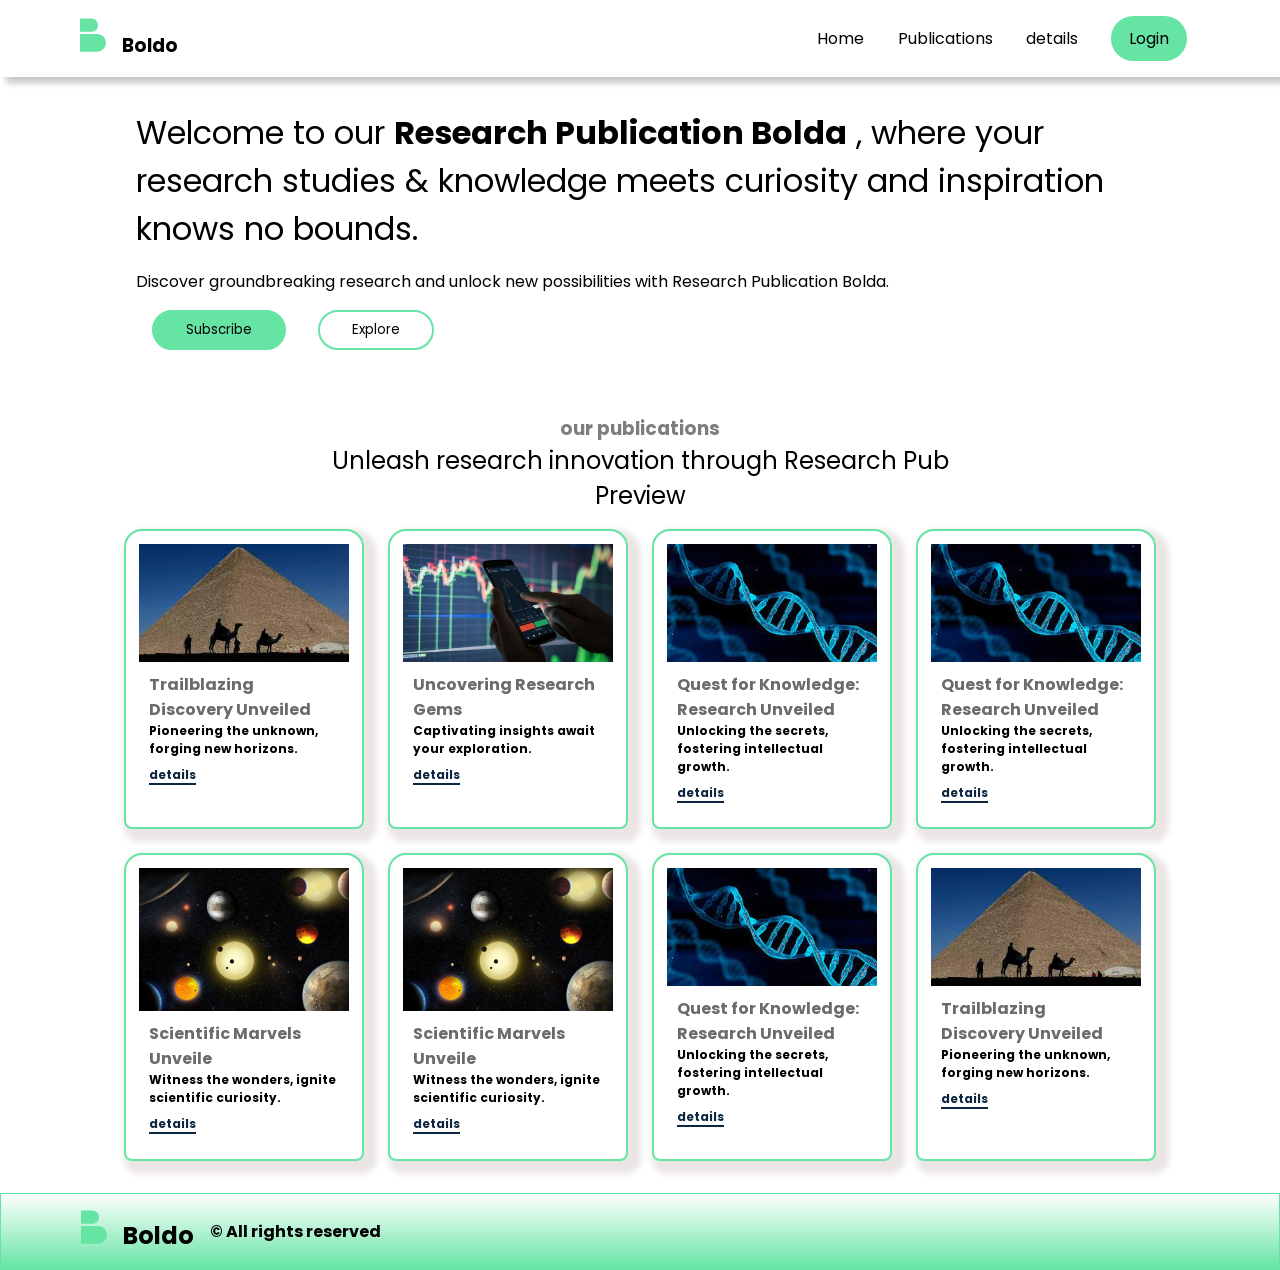
<file: screens/index.html>
<!DOCTYPE html>
<html lang="en">
<head>
    <meta charset="UTF-8">
    <meta http-equiv="X-UA-Compatible" content="IE=edge">
    <link rel="icon" type="image/svg" href="../public//Logo Shape.svg" />
    <meta name="viewport" content="width=device-width, initial-scale=1.0">
    <link rel="stylesheet" href="../styles/styles.css">
    <title>Home</title>
</head>
<body>
    <div class="mainContainer">
        <section id="firstSection">
            <header>
                <nav>
                    <div class="navbrand">
                        <img src="../public/Logo Shape.svg" alt="Logo">
                        <h1> <a href="./index.html">Boldo</a></h1>
                    </div>
                    <div class="NavLinks">
                        <img class="menu" src="../public/menu.svg" alt="menu">
                        <ul class="navLinks">
                            <li><a href="./index.html">Home</a></li>
                            <li><a href="./publication.html">Publications</a></li>
                            <li><a href="./details.html">details</a></li>
                            <li><a href="#">Login</a></li>
                        </ul>
                    </div>
                </nav>
            </header>
            <main>
            <div class="container">
                <div class="intoContent">
                    <div class="titleContent">
                        <h1>Welcome to our  <b>Research Publication Bolda</b> , where your research studies & knowledge meets curiosity and inspiration knows no bounds.</h1>
                        <p>Discover groundbreaking research and unlock new possibilities with Research Publication Bolda.</p>
                        <div class="Links">
                            <button><a href="#">Subscribe</a></button>
                            <button><a href="./publication.html">Explore</a></button>
                        </div>
                    </div>
                </div>
            </div>
            <div class="publicationStatus">
                <div class="headers">
                    <h3>our publications</h3>
                    <h1>Unleash research innovation through Research Pub Preview</h1>
                </div>
                <div class="cardsContainer">
                    <div class="card">
                        <img src="/public/Boldo Pictures/1.jpg" alt="firstImage">
                        <div class="desc">
                            <h2 class="cardTitle">Trailblazing Discovery Unveiled</h2>
                            <h3 class="cardDescription">Pioneering the unknown, forging new horizons.</h3>
                            <h3 class="detailsLiNK"><a href="./details.html">details</a></h3>
                        </div>
                    </div>
                    <div class="card">
                        <img src="/public/Boldo Pictures/2.jpg" alt="firstImage">
                        <div class="desc">
                            <h2 class="cardTitle">Uncovering Research Gems</h2>
                            <h3 class="cardDescription">Captivating insights await your exploration.</h3>
                            <h3 class="detailsLiNK"><a href="./details.html">details</a></h3>
                        </div>
                    </div>
                    <div class="card">
                        <img src="/public/Boldo Pictures/3.jpg" alt="firstImage">
                        <div class="desc">
                            <h2 class="cardTitle">Quest for Knowledge: Research Unveiled</h2>
                            <h3 class="cardDescription">Unlocking the secrets, fostering intellectual growth.</h3>
                            <h3 class="detailsLiNK"><a href="./details.html">details</a></h3>
                        </div>
                    </div>
                    <div class="card">
                        <img src="/public/Boldo Pictures/3.jpg" alt="firstImage">
                        <div class="desc">
                            <h2 class="cardTitle">Quest for Knowledge: Research Unveiled</h2>
                            <h3 class="cardDescription">Unlocking the secrets, fostering intellectual growth.</h3>
                            <h3 class="detailsLiNK"><a href="./details.html">details</a></h3>
                        </div>
                    </div>
                    <div class="card">
                        <img src="/public/Boldo Pictures/PLanet.jpg" alt="firstImage">
                        <div class="desc">
                            <h2 class="cardTitle">Scientific Marvels Unveile</h2>
                            <h3 class="cardDescription">Witness the wonders, ignite scientific curiosity.</h3>
                            <h3 class="detailsLiNK"><a href="./details.html">details</a></h3>
                        </div>
                    </div>
                    <div class="card">
                        <img src="/public/Boldo Pictures/PLanet.jpg" alt="firstImage">
                        <div class="desc">
                            <h2 class="cardTitle">Scientific Marvels Unveile</h2>
                            <h3 class="cardDescription">Witness the wonders, ignite scientific curiosity.</h3>
                            <h3 class="detailsLiNK"><a href="./details.html">details</a></h3>
                        </div>
                    </div>
                    <div class="card">
                        <img src="/public/Boldo Pictures/3.jpg" alt="firstImage">
                        <div class="desc">
                            <h2 class="cardTitle">Quest for Knowledge: Research Unveiled</h2>
                            <h3 class="cardDescription">Unlocking the secrets, fostering intellectual growth.</h3>
                            <h3 class="detailsLiNK"><a href="./details.html">details</a></h3>
                        </div>
                    </div>
                    <div class="card">
                        <img src="/public/Boldo Pictures/1.jpg" alt="firstImage">
                        <div class="desc">
                            <h2 class="cardTitle">Trailblazing Discovery Unveiled</h2>
                            <h3 class="cardDescription">Pioneering the unknown, forging new horizons.</h3>
                            <h3 class="detailsLiNK"><a href="./details.html">details</a></h3>
                        </div>
                    </div>
                </div>
            </div>
        </main>
        <footer>
            <div class="classFooter">
                <div class="navbrand">
                    <img src="../public/Logo Shape.svg" alt="Logo">
                    <h1>Boldo</h1>
                </div>
                <h2> &copy; All rights reserved</h2>
            </div>
        </footer>
        </section>
    </div>   
</body>
</html>
</file>
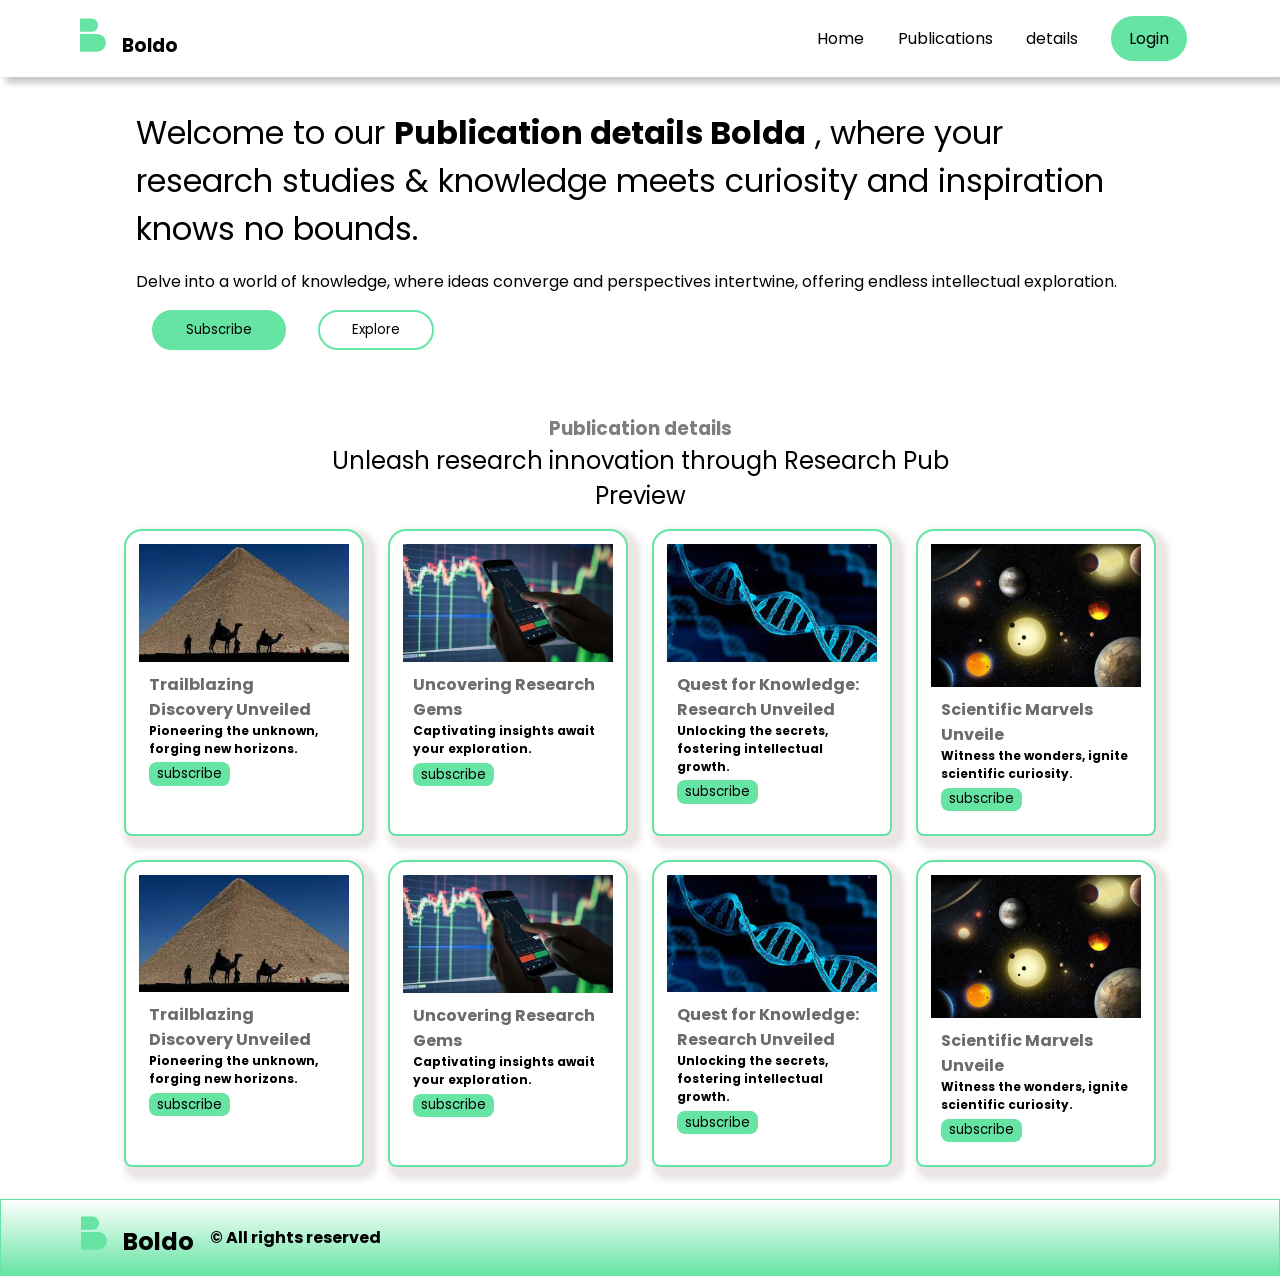
<file: screens/details.html>
<!DOCTYPE html>
<html lang="en">
<head>
    <meta charset="UTF-8">
    <meta http-equiv="X-UA-Compatible" content="IE=edge">
    <link rel="icon" type="image/svg" href="../public//Logo Shape.svg" />
    <meta name="viewport" content="width=device-width, initial-scale=1.0">
    <link rel="stylesheet" href="../styles/styles.css">
    <title>Details</title>
</head>
<body>
    <div class="mainContainer">
        <section id="firstSection">
            <header>
                <nav>
                    <div class="navbrand">
                        <img src="../public/Logo Shape.svg" alt="Logo">
                        <h1>Boldo</h1>
                    </div>
                    <div class="NavLinks">
                        <img class="menu" src="../public/menu.svg" alt="menu">
                        <ul class="navLinks">
                            <li><a href="./index.html">Home</a></li>
                            <li><a href="./publication.html">Publications</a></li>
                            <li><a href="./details.html">details</a></li>
                            <li><a href="#">Login</a></li>
                        </ul>
                    </div>
                </nav>
            </header>
            <main>
            <div class="container">
                <div class="intoContent">
                    <div class="titleContent">
                        <h1>Welcome to our  <b> Publication details Bolda</b> , where your research studies & knowledge meets curiosity and inspiration knows no bounds.</h1>
                        <p>Delve into a world of knowledge, where ideas converge and perspectives intertwine, offering endless intellectual exploration.</p>
                        <div class="Links">
                            <button><a href="#">Subscribe</a></button>
                            <button><a href="./publication.html">Explore</a></button>
                        </div>
                    </div>
                </div>
            </div>
            <div class="publicationStatus">
                <div class="headers">
                    <h3>Publication details</h3>
                    <h1>Unleash research innovation through Research Pub Preview</h1>
                </div>
                <div class="cardsContainer">
                    <div class="card">
                        <img src="/public/Boldo Pictures/1.jpg" alt="firstImage">
                        <div class="desc">
                            <h2 class="cardTitle">Trailblazing Discovery Unveiled</h2>
                            <h3 class="cardDescription">Pioneering the unknown, forging new horizons.</h3>
                            <button class="subButton"> <a href="#"> subscribe</a></button>
                            
                        </div>
                    </div>
                    <div class="card">
                        <img src="/public/Boldo Pictures/2.jpg" alt="firstImage">
                        <div class="desc">
                            <h2 class="cardTitle">Uncovering Research Gems</h2>
                            <h3 class="cardDescription">Captivating insights await your exploration.</h3>
                            <button class="subButton"> <a href="#"> subscribe</a></button>
                        </div>
                    </div>
                    <div class="card">
                        <img src="/public/Boldo Pictures/3.jpg" alt="firstImage">
                        <div class="desc">
                            <h2 class="cardTitle">Quest for Knowledge: Research Unveiled</h2>
                            <h3 class="cardDescription">Unlocking the secrets, fostering intellectual growth.</h3>
                            <button class="subButton"> <a href="#"> subscribe</a></button>
                        </div>
                    </div>
                    <div class="card">
                        <img src="/public/Boldo Pictures/PLanet.jpg" alt="firstImage">
                        <div class="desc">
                            <h2 class="cardTitle">Scientific Marvels Unveile</h2>
                            <h3 class="cardDescription">Witness the wonders, ignite scientific curiosity.</h3>
                            <button class="subButton"> <a href="#"> subscribe</a></button>

                        </div>
                    </div>
                    <div class="card">
                        <img src="/public/Boldo Pictures/1.jpg" alt="firstImage">
                        <div class="desc">
                            <h2 class="cardTitle">Trailblazing Discovery Unveiled</h2>
                            <h3 class="cardDescription">Pioneering the unknown, forging new horizons.</h3>
                            <button class="subButton"> <a href="#"> subscribe</a></button>
                        </div>
                    </div>
                    <div class="card">
                        <img src="/public/Boldo Pictures/2.jpg" alt="firstImage">
                        <div class="desc">
                            <h2 class="cardTitle">Uncovering Research Gems</h2>
                            <h3 class="cardDescription">Captivating insights await your exploration.</h3>
                            <button class="subButton"> <a href="#"> subscribe</a></button>
                        </div>
                    </div>
                    <div class="card">
                        <img src="/public/Boldo Pictures/3.jpg" alt="firstImage">
                        <div class="desc">
                            <h2 class="cardTitle">Quest for Knowledge: Research Unveiled</h2>
                            <h3 class="cardDescription">Unlocking the secrets, fostering intellectual growth.</h3>
                            <button class="subButton"> <a href="#"> subscribe</a></button>
                        </div>
                    </div>
                    <div class="card">
                        <img src="/public/Boldo Pictures/PLanet.jpg" alt="firstImage">
                        <div class="desc">
                            <h2 class="cardTitle">Scientific Marvels Unveile</h2>
                            <h3 class="cardDescription">Witness the wonders, ignite scientific curiosity.</h3>
                            <button class="subButton"> <a href="#"> subscribe</a></button>
                        </div>
                    </div>
                </div>
            </div>
        </main>
        <footer>
            <div class="classFooter">
                <div class="navbrand">
                    <img src="../public/Logo Shape.svg" alt="Logo">
                    <h1>Boldo</h1>
                </div>
                <h2> &copy; All rights reserved</h2>
            </div>
        </footer>
        </section>
    </div> 
</body>
</html>
</file>
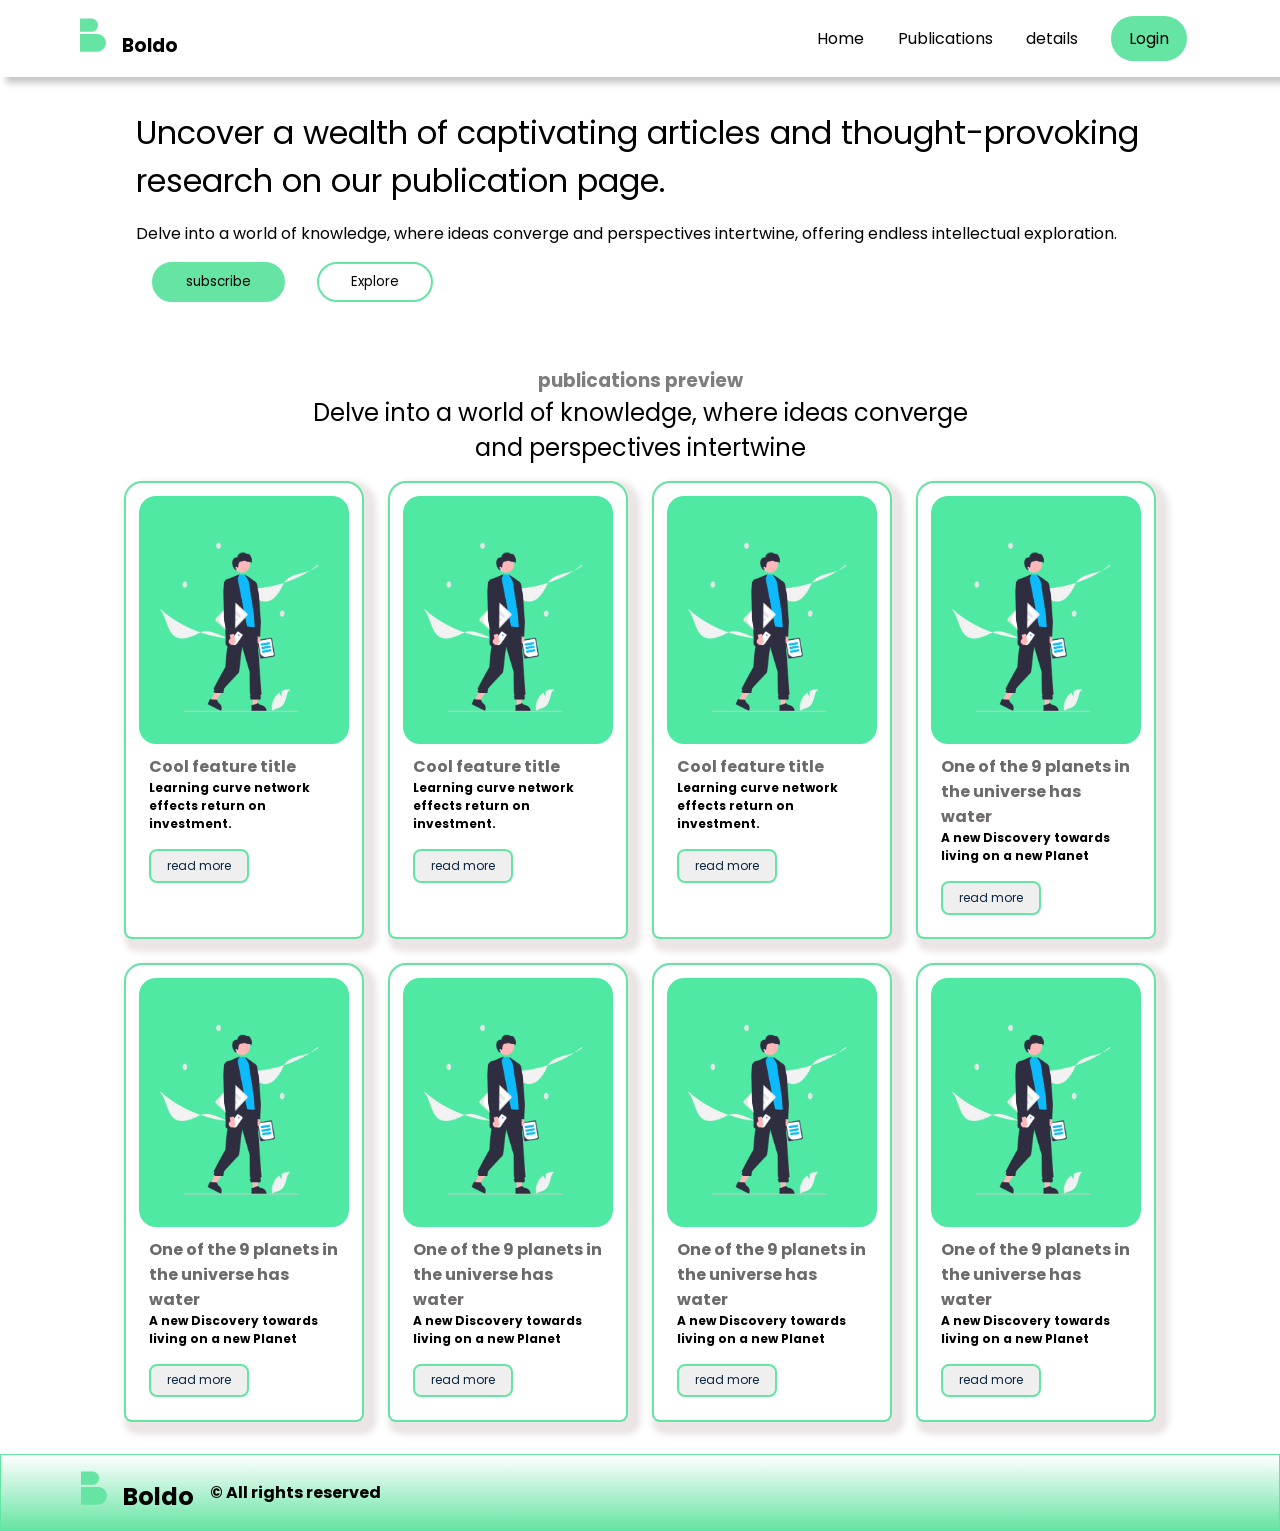
<file: screens/publication.html>
<!DOCTYPE html>
<html lang="en">
<head>
    <meta charset="UTF-8">
    <meta http-equiv="X-UA-Compatible" content="IE=edge">
    <link rel="icon" type="image/svg" href="../public//Logo Shape.svg" />
    <meta name="viewport" content="width=device-width, initial-scale=1.0">
    <link rel="stylesheet" href="../styles/styles.css">
    <title>publication</title>
</head>
<body>
    <div class="mainContainer">
        <section id="firstSection">
            <header>
                <nav>
                    <div class="navbrand">
                        <img src="../public/Logo Shape.svg" alt="Logo">
                        <h1>Boldo</h1>
                    </div>
                    <div class="NavLinks">
                        <img class="menu" src="../public/menu.svg" alt="menu">
                        <ul class="navLinks">
                            <li><a href="./index.html">Home</a></li>
                            <li><a href="./publication.html">Publications</a></li>
                            <li><a href="./details.html">details</a></li>
                            <li><a href="#">Login</a></li>
                        </ul>
                    </div>
                </nav>
            </header>
            <main>
                <div class="container">
                    <div class="intoContent">
                        <div class="titleContent">
                            <h1>Uncover a wealth of captivating articles and thought-provoking research on our publication page. </h1>
                            <p>Delve into a world of knowledge, where ideas converge and perspectives intertwine, offering endless intellectual exploration.</p>
                            <div class="Links">
                                <button><a href="#">subscribe</a></button>
                                <button><a href="./publication.html">Explore</a></button>
                            </div>
                        </div>
                    </div>
                </div>
                <div class="publicationStatus">
                    <div class="headers">
                        <h3>publications preview</h3>
                        <h1>Delve into a world of knowledge, where ideas converge and perspectives intertwine</h1>
                    </div>
                    <div class="cardsContainer">
                        <div class="card">
                            <img src="../public/Rectangle 1270.svg" alt="firstImage">
                            <div class="desc">
                                <h2 class="cardTitle">Cool feature title</h2>
                                <h3 class="cardDescription">Learning curve network effects return on investment.</h3>
                                <button class="detailsLiNK publication"><a href="#">read more</a></button>
                            </div>
                        </div>
                        <div class="card">
                            <img src="../public/Rectangle 1270.svg" alt="firstImage">
                            <div class="desc">
                                <h2 class="cardTitle">Cool feature title</h2>
                                <h3 class="cardDescription">Learning curve network effects return on investment.</h3>
                                <button class="detailsLiNK publication"><a href="#">read more</a></button>
                            </div>
                        </div>
                        <div class="card">
                            <img src="../public/Rectangle 1270.svg" alt="firstImage">
                            <div class="desc">
                                <h2 class="cardTitle">Cool feature title</h2>
                                <h3 class="cardDescription">Learning curve network effects return on investment.</h3>
                                <button class="detailsLiNK publication"><a href="#">read more</a></button>
                            </div>
                        </div>
                        <div class="card">
                            <img src="../public/Rectangle 1270.svg" alt="firstImage">
                            <div class="desc">
                                <h2 class="cardTitle">One of the 9 planets in the universe has water</h2>
                                <h3 class="cardDescription">A new Discovery towards living on a new Planet</h3>
                                <button class="detailsLiNK publication"><a href="#">read more</a></button>
                            </div>
                        </div>
                        <div class="card">
                            <img src="../public/Rectangle 1270.svg" alt="firstImage">
                            <div class="desc">
                                <h2 class="cardTitle">One of the 9 planets in the universe has water</h2>
                                <h3 class="cardDescription">A new Discovery towards living on a new Planet</h3>
                                <button class="detailsLiNK publication"><a href="#">read more</a></button>
                            </div>
                        </div>
                        <div class="card">
                            <img src="../public/Rectangle 1270.svg" alt="firstImage">
                            <div class="desc">
                                <h2 class="cardTitle">One of the 9 planets in the universe has water</h2>
                                <h3 class="cardDescription">A new Discovery towards living on a new Planet</h3>
                                <button class="detailsLiNK publication"><a href="#">read more</a></button>
                            </div>
                        </div>
                        <div class="card">
                            <img src="../public/Rectangle 1270.svg" alt="firstImage">
                            <div class="desc">
                                <h2 class="cardTitle">One of the 9 planets in the universe has water</h2>
                                <h3 class="cardDescription">A new Discovery towards living on a new Planet</h3>
                                <button class="detailsLiNK publication"><a href="#">read more</a></button>
                            </div>
                        </div>
                        <div class="card">
                            <img src="../public/Rectangle 1270.svg" alt="firstImage">
                            <div class="desc">
                                <h2 class="cardTitle">One of the 9 planets in the universe has water</h2>
                                <h3 class="cardDescription">A new Discovery towards living on a new Planet</h3>
                                <button class="detailsLiNK publication"><a href="#">read more</a></button>
                            </div>
                        </div>
                    </div>
                </div>
            </main>
            <footer>
                <div class="classFooter">
                    <div class="navbrand">
                        <img src="../public/Logo Shape.svg" alt="Logo">
                        <h1>Boldo</h1>
                    </div>
                    <h2> &copy; All rights reserved</h2>
                </div>
            </footer>
        </section>
    </div>
</body>
</html>
</file>
<file: styles/styles.css>
@import url('https://fonts.googleapis.com/css2?family=Poppins:wght@200;300;400;500&display=swap');
*{
    margin: 0;
    padding: 0;
    box-sizing: border-box;
    font-family: 'Poppins', sans-serif;
}
:root{
    --blue-Color:#0A2640;
    --green-Color:#65E4A3;
}
#firstSection{
    background-color: white;
    min-height:100vh;
}

header{
    position: sticky;
    top: 0%;
    z-index: 1;
}
/* main container's styles */
.mainContainer{
    /* background-color: rgb(143, 141, 137); */
    min-height: 100vh;
}
/* nav bar styles */
.navbrand{
    display: flex;
    align-items:baseline;
    gap: 1rem;
}
.navbrand h3{
    font-weight: 500;
}
nav{
    padding: 1rem 5rem 1rem 5rem;
    display: flex;
    align-items: center;
    justify-content: space-between;
    background-color: #ffffff;
    box-shadow: 0.4rem 0.4rem 0.4rem rgb(200, 198, 198);
}
.navLinks{
    width: 60%;
    display: flex;
    align-items: center;
    justify-content: space-around;
}
.NavLinks{
    justify-content: end;
    width: 60%;
    display: flex;
    align-items: center;
}
.menu{
    display: none;
}
.navLinks a{
    text-decoration: none;
    color: black;
}
.navLinks li{
    margin-left: 0.5rem;
    list-style-type: none;
}
.navLinks li:last-of-type{
    padding: 0.5rem 1rem;
    border-radius: 24px;
    background-color: var(--green-Color);
    border: 2px solid var(--green-Color);
}
.navLinks li:last-of-type:hover{
    background: transparent;
}
.navLinks li:last-of-type>a{
    color: black;
}
/* first section content */
.intoContent{
    padding: 2rem 5rem 1rem 5rem;
    display: flex;
    align-items: center;
    justify-content: center;
}
.titleContent{
    width: 90%;
}
.titleContent>h1{
    font-size:2rem;
    margin-bottom: 1rem;
    font-weight: 400;
}
a{
    text-decoration: none;
    color: black;
}
.Links{
    display: flex;
}
.Links button{
    margin: 1rem;
    border-radius: 24px;
    border: none;
    padding: 0.5rem 2rem;
}
.Links button:first-of-type a{
    color: black;
    /* font-weight: 700; */
}
.Links button:first-of-type{
    background: var(--green-Color);
    border: 2px solid var(--green-Color);
}
.Links button:first-of-type:hover{
    background: transparent;
}
.Links button:last-of-type{
    background: transparent;
    border: 2px solid var(--green-Color);
}
.Links button:last-of-type a{
    color: black;
}
.Links button:last-of-type:hover{
    background: var(--green-Color);
}

/* other section */
.publicationStatus{
    padding: 2rem 5rem 1rem 5rem;
}
.headers>h3{
    opacity: 0.5;
}
.headers{
    display: flex;
    flex-direction: column;
    align-items: center;
}
.headers>h1{
    width: 60%;
    text-align: center;
    font-weight: 400;
}
/* cardsContainer */
.cardsContainer{
    padding:1rem;
    display: flex;
    justify-content: center;
    flex-wrap: wrap;
    gap: 1.5rem;
}
.card{
    transition: all 1s 0.5s;
    border-radius: 18px 18px 8px 8px;
    border: 2px solid var(--green-Color);
    padding: 0.8rem;
    background:rgb(255, 255, 255);
    width: 15rem;
    display:flex;
    flex-direction: column;
    box-shadow: 0.4rem 0.4rem 0.4rem 0.4rem rgb(235, 229, 229);
}
.card:hover{
    transform: scale(1.1);
}
.card>img{
    width: 100%;    
}
.desc{
    padding:10px;
}
.cardTitle{
    font-size: 16px;
    color: #6c6a6a;
}
.cardDescription{
    font-size: 12px;
}
.detailsLiNK a{
    border-bottom: 2px solid var(--blue-Color);
    color: var(--blue-Color);
    font-size: 12px;
}
/* footer */
footer{
    padding: 1rem 5rem 1rem 5rem;
    border: 1px solid var(--green-Color);
    background: linear-gradient(to bottom,white,#65E4A3);
}
.classFooter>h2{
    font-size: 16px;
    justify-self: center ;
}
.classFooter{
    display: flex;
    align-items: center;
    gap: 1rem;  
}
@media screen and (max-width:600px) {
    .navLinks{
        display: none;
    }
    .menu{
        display: block;
        width: 1.5rem;
    }
    nav{
        padding: 1rem 3rem 1rem 3rem;
    }
    .titleContent>h1{
        font-size: 2rem;
    }
    .intoContent{
        padding: 1rem 3rem 1rem 3rem;
    }
    .headers>h1{
        width: 100%;
    }
    .publicationStatus{
        padding: 2rem 2rem 1rem 2rem;
    }
    .card{
       width: 25rem; 
    }

}
@media screen and (max-width:400px) {
    .Links{
        display: block;
        text-align: center;
    }
    .intoContent{
        padding: 1rem 1rem 1rem 1rem;
    }
    .publicationStatus{
        padding: 2rem 1rem 1rem 1rem;
    }
}
@media screen and (max-width:320px) {
    
}
.publication{
    margin-top: 1rem;
    border: 2px solid #65E4A3;
    padding: 0.3rem 1rem;
    border-radius: 8px;
}
.publication:hover{
    background: var(--green-Color);
}
.publication>a{
    border: none;
}
.subButton{
    margin-top: 0.3rem;
    padding: 0.1rem 0.5rem;
    border: none;
    background: var(--green-Color);
    border-radius: 8px;
}
</file>
